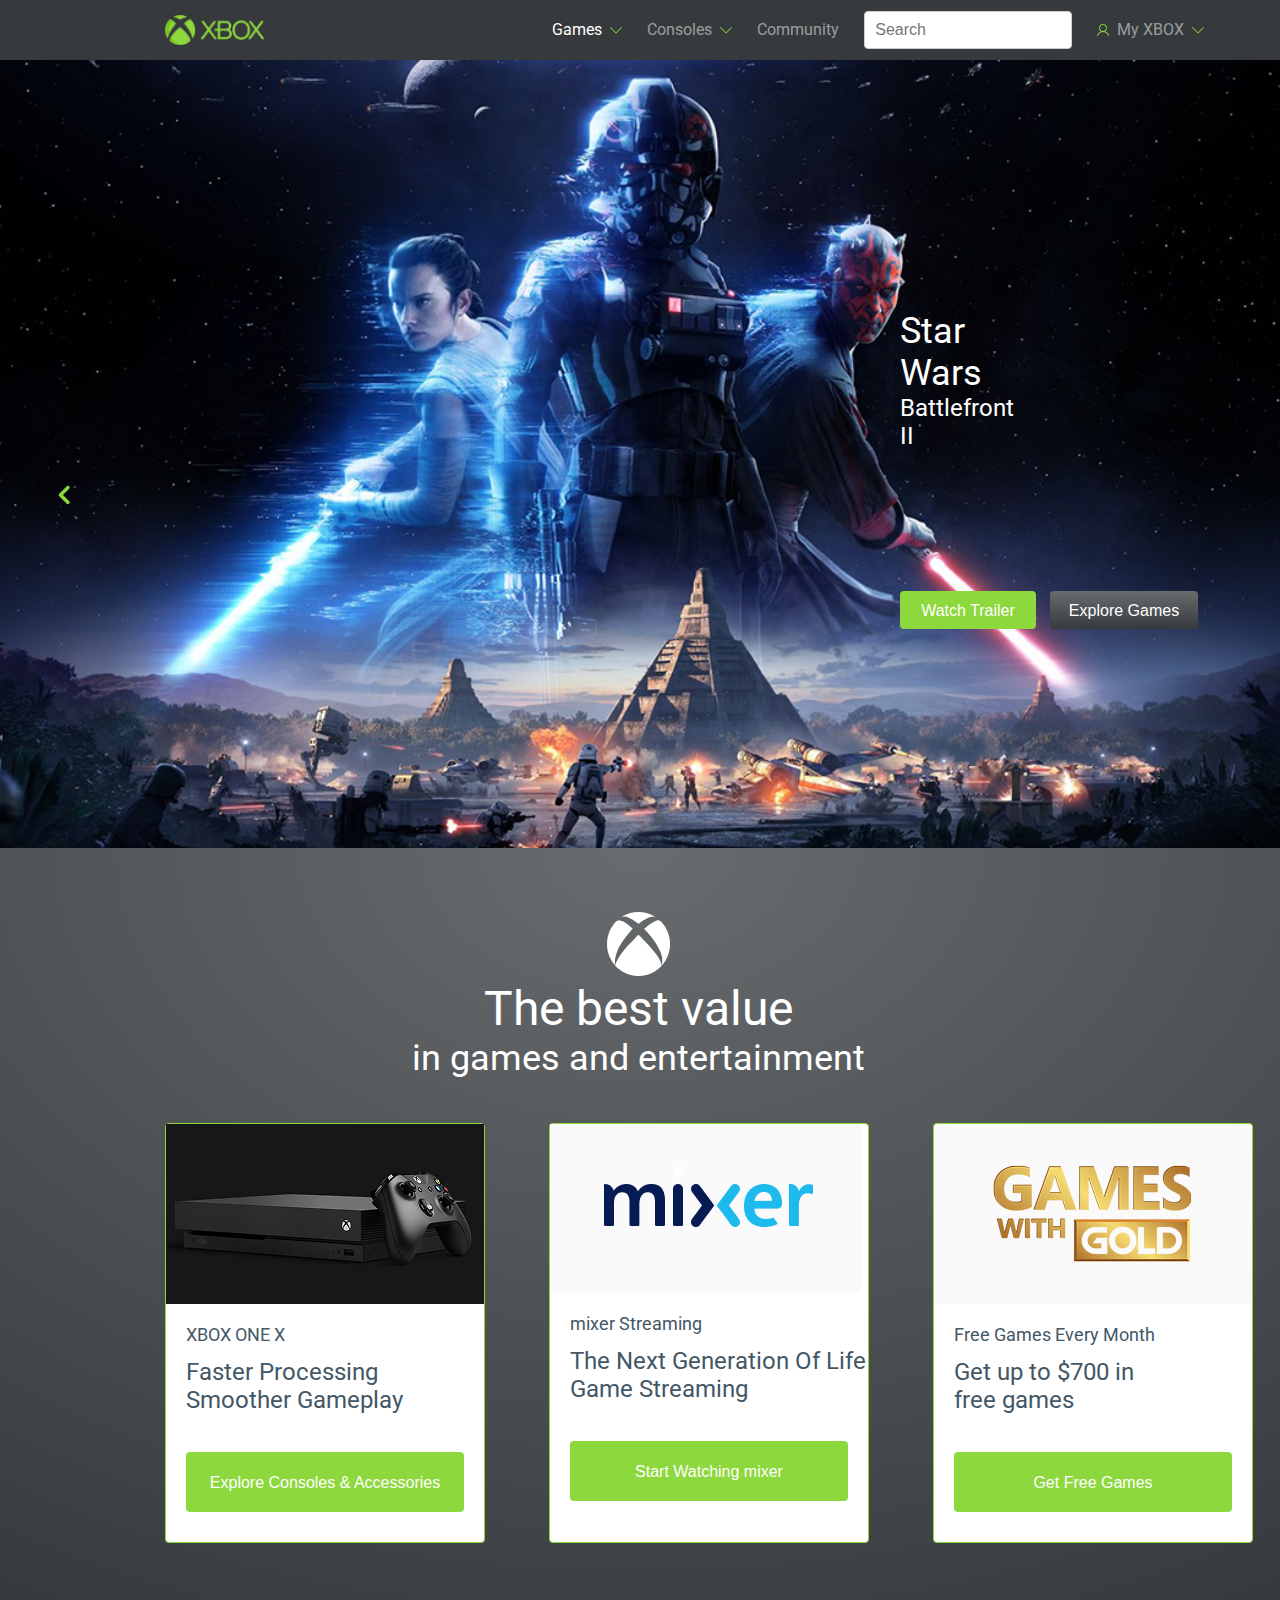
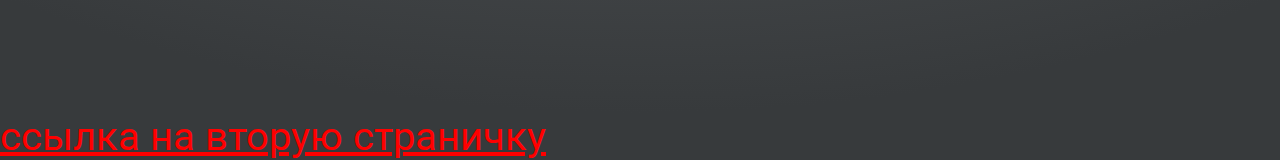
<file: index.html>
<!DOCTYPE html>
<html lang="en">
  <head>
    <meta charset="UTF-8" />
    <meta name="viewport" content="width=device-width, initial-scale=1.0" />
    <link rel="stylesheet" href="style.css" />
    <title>Токранова</title>
  </head>
  <body>
    <header class="container">
      <div class="menu">
        <img src="./img/xbox.png" alt="Xbox Logo" />
        <div class="menubar">
          <nav>
            <ul>
              <li class="menu_nar">
                <a href="#"> <font color="#fff">Games</font></a>
                <img src="./img/down-arrow.png" alt="" />
              </li>
              <li class="menu_nar">
                <a href="#">Consoles</a>
                <img src="./img/down-arrow.png" alt="" />
              </li>
              <li>
                <a href="#">Community</a>
              </li>
              <li class="search-item">
                <input type="text" placeholder="Search" />
              </li>
              <li class="menu_nar">
                <img src="./img/user.png" alt="" />
                <a href="#">My XBOX</a>
                <img src="./img/down-arrow.png" alt="" />
              </li>
            </ul>
          </nav>
        </div>
      </div>
    </header>

    <section class="star_wars">
      <div class="zag">
        <h1>Star Wars</h1>
        <h3>Battlefront II</h3>
      </div>
      <div class="slide_narrows">
        <img src="./img/icon-prev.png" alt="" />
        <img src="./img/icon-next.png" alt="" />
      </div>
      <div class="btn_sw">
        <button class="btn_sw1">Watch Trailer</button>
        <button class="btn_sw2">Explore Games</button>
      </div>
    </section>
    <section class="best">
      <div class="container">
        <div class="the_best_value">
          <img src="./img/xbox icon.png" alt="" />
          <h1>The best value</h1>
          <h2>in games and entertainment</h2>
        </div>
        <div class="cards">
          <div class="card">
            <aside class="card__aside">
              <figure class="card__figure">
                <img src="./img/xbox-one-x.png" alt="" class="card__image" />
              </figure>
            </aside>
            <div class="text">
              <header class="card__header">
                <h2 class="card__title">XBOX ONE X</h2>
              </header>
              <div class="card__body">
                <p class="card__copy">Faster Processing Smoother Gameplay</p>
              </div>
              <footer class="card__footer">
                <div class="card__actions">
                  <button class="button">Explore Consoles & Accessories</button>
                </div>
              </footer>
            </div>
          </div>

          <div class="card">
            <aside class="card__aside">
              <figure class="card__figure">
                <img src="./img/Group 1.png" alt="" class="card__image" />
              </figure>
            </aside>
            <div class="text">
              <header class="card__header">
                <h2 class="card__title">mixer Streaming</h2>
              </header>
              <div class="card__body">
                <p class="card__copy">
                  The Next Generation Of Life Game Streaming
                </p>
              </div>
              <footer class="card__footer">
                <div class="card__actions">
                  <button class="button">Start Watching mixer</button>
                </div>
              </footer>
            </div>
          </div>

          <div class="card">
            <aside class="card__aside">
              <figure class="card__figure">
                <img src="./img/Group 2(3).png" alt="" class="card__image" />
              </figure>
            </aside>
            <div class="text">
              <header class="card__header">
                <h2 class="card__title">Free Games Every Month</h2>
              </header>
              <div class="card__body">
                <p class="card__copy">
                  Get up to $700 in <br />
                  free games
                </p>
              </div>
              <footer class="card__footer">
                <div class="card__actions">
                  <button class="button">Get Free Games</button>
                </div>
              </footer>
            </div>
          </div>
        </div>
      </div>
    </section>
    <div class="link">
      <a href="http://127.0.0.1:5500/second.html">ссылка на вторую страничку</a>
    </div>
  </body>
</html>
</file>
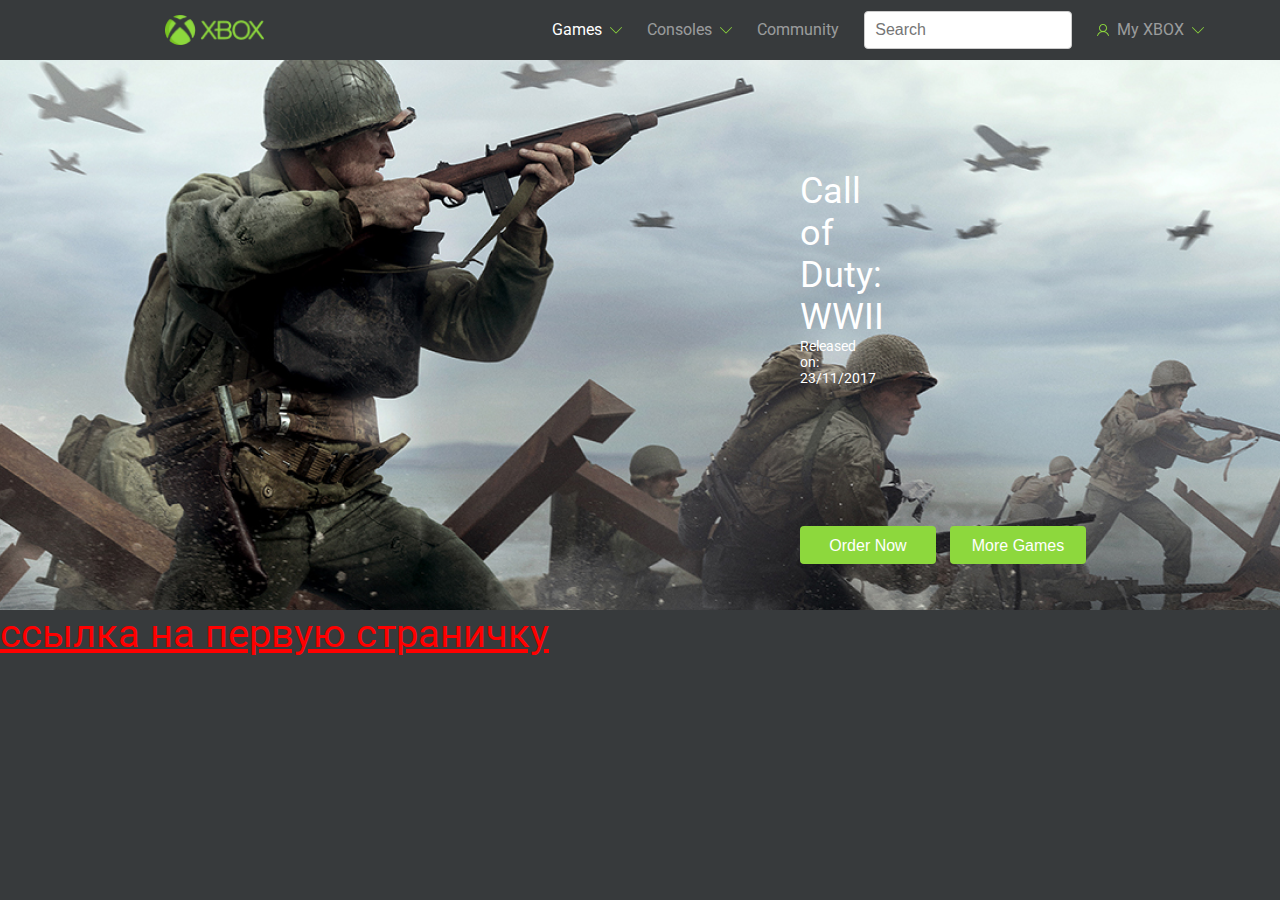
<file: second.html>
<!DOCTYPE html>
<html lang="en">
  <head>
    <meta charset="UTF-8" />
    <meta name="viewport" content="width=device-width, initial-scale=1.0" />
    <link rel="stylesheet" href="style.css" />
    <title>Токранова</title>
  </head>
  <body>
    <header class="container">
      <div class="menu">
        <img src="./img/xbox.png" alt="Xbox Logo" />
        <div class="menubar">
          <nav>
            <ul>
              <li class="menu_nar">
                <a href="#"> <font color="#fff">Games</font></a>
                <img src="./img/down-arrow.png" alt="" />
              </li>
              <li class="menu_nar">
                <a href="#">Consoles</a>
                <img src="./img/down-arrow.png" alt="" />
              </li>
              <li>
                <a href="#">Community</a>
              </li>
              <li class="search-item">
                <input type="text" placeholder="Search" />
              </li>
              <li class="menu_nar">
                <img src="./img/user.png" alt="" />
                <a href="#">My XBOX</a>
                <img src="./img/down-arrow.png" alt="" />
              </li>
            </ul>
          </nav>
        </div>
      </div>
    </header>

        <section class="cod">
      <div class="zag_cod">
      <h1>Call of Duty: WWII</h1>
      <h4>Released on: 23/11/2017</h4></div>
      <div class="btn_cod">
        <button>Order Now</button>
        <button>More Games</button>
      </div>
    </section>
        <div class="link">
      <a href="http://127.0.0.1:5500/index.html">ссылка на первую страничку</a>
    </div>
  </body>
</html>
</file>
<file: style.css>
@import url("https://fonts.googleapis.com/css2?family=Roboto:ital,wght@0,100..900;1,100..900&display=swap");

* {
  box-sizing: border-box;
  margin: 0;
  padding: 0;
}

body {
  max-width: 1920px;
  background-color: #373a3c;
  font-family: "Roboto", sans-serif;
}

.container {
  margin-left: 165px;
  margin-right: 168px;
}

.menu {
  display: flex;
  justify-content: space-between;
  align-items: center;
  height: 60px;
}

.menu img {
  height: 30px; /* Добавьте фиксированную высоту для логотипа */
}

.menubar nav ul {
  display: flex;
  align-items: center;
  gap: 25px;
  padding-left: 288px;
}

.menubar nav ul li {
  list-style-type: none;
  display: flex;
  align-items: center;
}

.menubar nav ul li a {
  color: rgba(255, 255, 255, 0.5);
  font-size: 16px;
  font-weight: 400;
  line-height: 16px;
  text-decoration: none;
  white-space: nowrap;
}

.menu_nar {
  display: flex;
  align-items: center;
  gap: 8px;
}
.menu_nar img {
  width: 12px; /* Фиксированная ширина стрелок */
  height: 12px; /* Фиксированная высота стрелок */
  object-fit: contain; /* Сохраняет пропорции */
}
.search-item input {
  width: 208px;
  height: 38px;
  border-radius: 4px;
  border: 1px solid #ccc;
  background: #fff;
  padding: 0 10px;
  font-size: 16px;
}
.star_wars {
  background-image: url(./img/Star-Wars-Battlefront-II-combat.png);
  background-size: cover;
  background-position: center;
  width: 100%;
  height: 788px;
}
.zag {
  padding-top: 250px;
  padding-left: 900px;
  padding-right: 410px;
}
.star_wars h1 {
  color: #fff;
  font-size: 36px;
  font-style: normal;
  font-weight: 400;
  line-height: normal;
}
.star_wars h3 {
  color: #fff;
  font-size: 24px;
  font-style: normal;
  font-weight: 400;
  line-height: normal;
}
.slide_narrows {
  display: flex;
  justify-content: space-between;
  gap: 1240px;
  padding-top: 35px;
  padding-left: 58px;
  padding-right: 58px;
  padding-bottom: 86px;
  align-items: center;
}
.btn_sw1 {
  text-decoration: none;
  color: #fff;
  font-size: 16px;
  font-style: normal;
  font-weight: 400;
  line-height: 21px;
  width: 136px;
  height: 38px;
  flex-shrink: 0;
  border-radius: 4px;
  background: #8dd83d;
  border: 0;
}
.btn_sw2 {
  text-decoration: none;
  color: #fff;
  font-size: 16px;
  font-style: normal;
  font-weight: 400;
  line-height: 21px;
  width: 148px;
  height: 38px;
  flex-shrink: 0;
  border-radius: 4px;
  background: linear-gradient(180deg, #686c6f 0%, #373a3c 100%);
  border: 0;
}
.btn_sw {
  display: flex;
  gap: 14px;
  padding-left: 900px;
  padding-right: 410px;
}
.cod {
  background-image: url(./img/CoD-WWII.png);
  background-size: cover;
  background-position: center;
  width: 100%;
  height: 550px;
}
.zag_cod {
  padding-top: 110px;
  padding-left: 800px;
  padding-right: 410px;
}
.cod h1 {
  color: #fff;
  font-size: 36px;
  font-style: normal;
  font-weight: 400;
  line-height: normal;
}
.cod h4 {
  color: #fff;
  font-size: 14px;
  font-style: normal;
  font-weight: 400;
  line-height: normal;
}
.btn_cod {
  display: flex;
  gap: 14px;
  padding-top: 140px;
  padding-left: 800px;
  padding-right: 410px;
}
.btn_cod button {
  color: #fff;
  font-size: 16px;
  font-style: normal;
  font-weight: 400;
  line-height: 21px;
  width: 136px;
  height: 38px;
  flex-shrink: 0;
  border-radius: 4px;
  background: #8dd83d;
  border: 0;
}
.card {
  width: 320px;
  height: 420px;
  flex-shrink: 0;
  border-radius: 4px;
  border: 1px solid #8dd83d;
  background: #fff;
}
.card__title {
  padding-top: 16px;
  color: #435766;
  font-size: 18px;
  font-style: normal;
  font-weight: 400;
  line-height: normal;
}
.card__copy {
  padding-top: 13px;
  color: #435766;
  font-size: 24px;
  font-style: normal;
  font-weight: 400;
  line-height: normal;
}
.card__actions button {
  margin-top: 38px;
  color: #fff;
  font-size: 16px;
  font-style: normal;
  font-weight: 400;
  line-height: 21px;
  width: 278px;
  height: 60px;
  flex-shrink: 0;
  border-radius: 4px;
  background: #8dd83d;
  border: 0;
}
.text {
  padding-left: 20px;
}
.cards {
  display: flex;
  justify-content: space-between;
  gap: 64px;
}
.best {
  height: 865px;
  flex-shrink: 0;
  background: radial-gradient(100% 100% at 50% 0%, #686c6f 0%, #373a3c 100%);
}
.the_best_value h1 {
  color: #fff;
  font-size: 48px;
  font-style: normal;
  font-weight: 400;
  line-height: normal;
}
.the_best_value h2 {
  color: #fff;
  font-size: 36px;
  font-style: normal;
  font-weight: 400;
  line-height: normal;
}
.the_best_value{
  display: block;
  align-items: center;
  text-align: center;
  padding-top: 64px;
  padding-bottom: 44px;
}
.link a{
color: red;
font-size: 40px;
}
</file>
